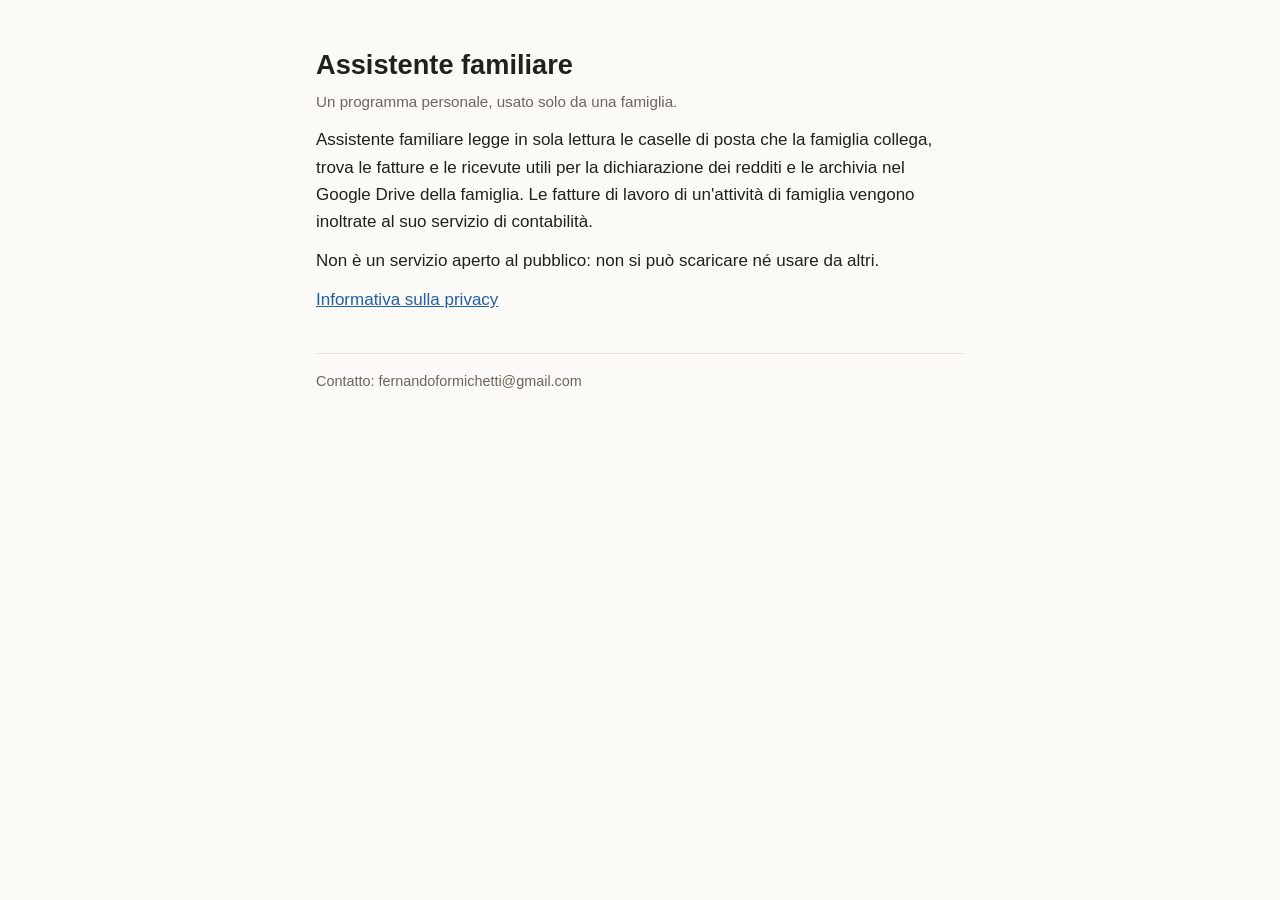
<file: index.html>
<!doctype html>
<html lang="it">
<head>
<meta charset="utf-8">
<meta name="viewport" content="width=device-width, initial-scale=1">
<title>Assistente familiare</title>
<link rel="stylesheet" href="stile.css">
</head>
<body>
<main>
<h1>Assistente familiare</h1>
<p class="nota">Un programma personale, usato solo da una famiglia.</p>

<p>Assistente familiare legge in sola lettura le caselle di posta che la famiglia collega, trova le fatture e le ricevute utili per la dichiarazione dei redditi e le archivia nel Google Drive della famiglia. Le fatture di lavoro di un'attività di famiglia vengono inoltrate al suo servizio di contabilità.</p>

<p>Non è un servizio aperto al pubblico: non si può scaricare né usare da altri.</p>

<p><a href="privacy.html">Informativa sulla privacy</a></p>

<footer>Contatto: fernandoformichetti@gmail.com</footer>
</main>
</body>
</html>
</file>
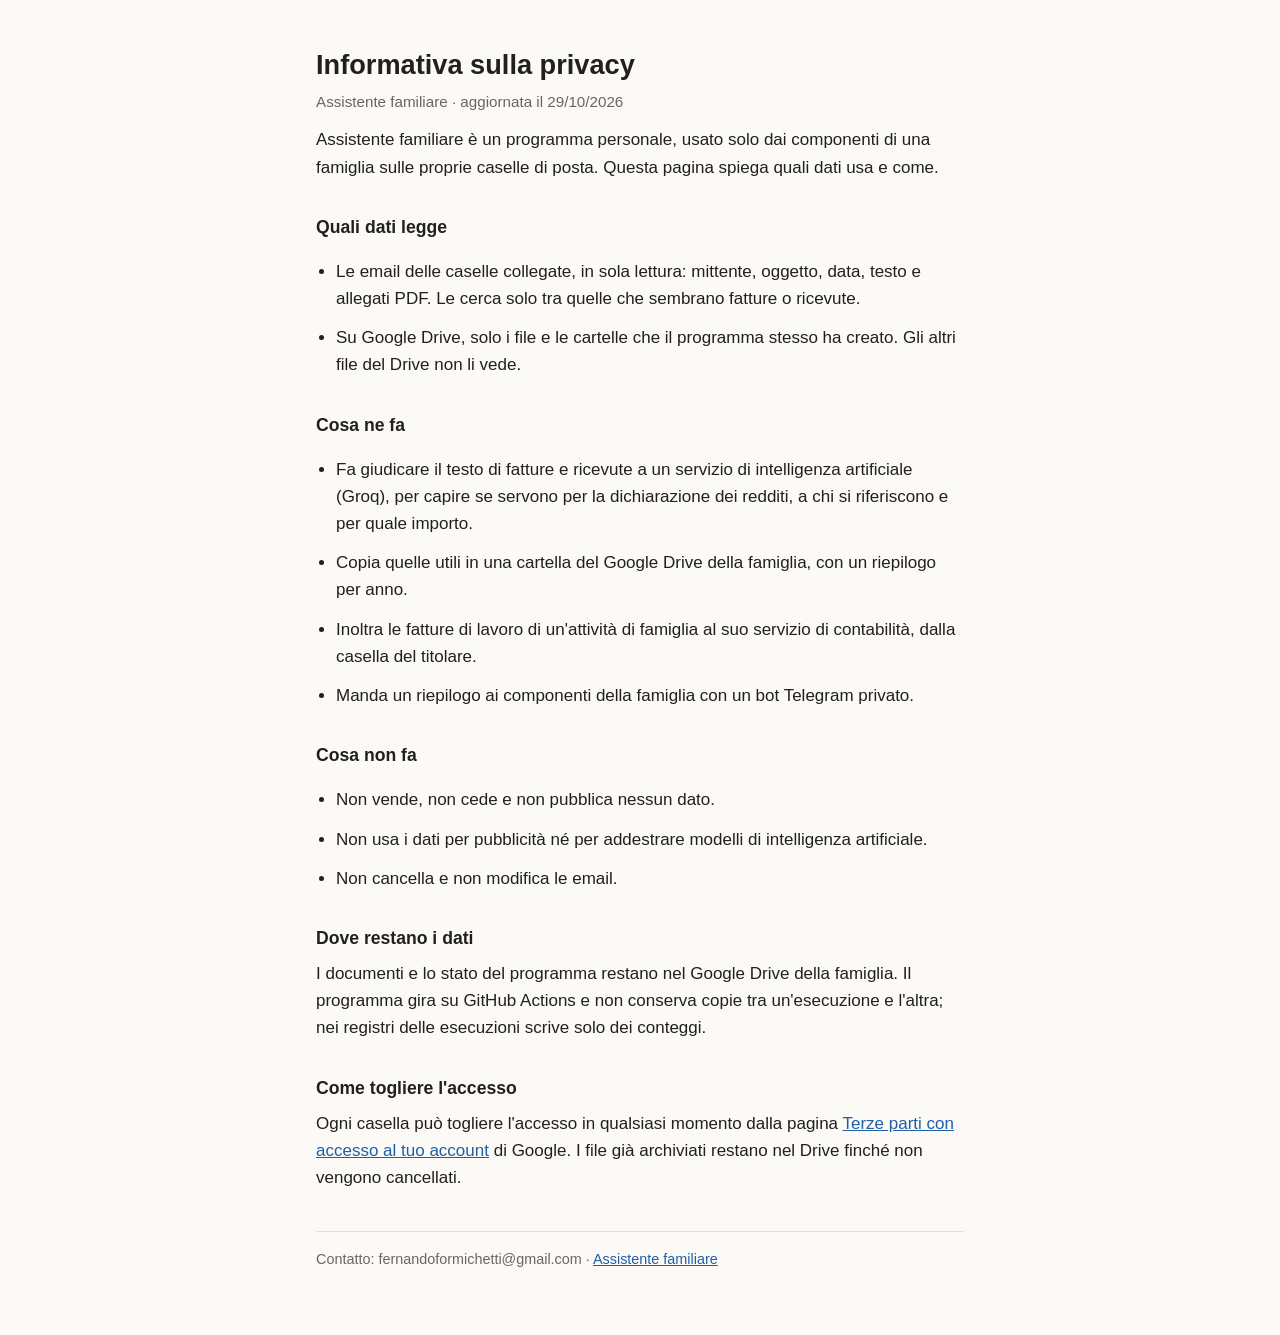
<file: privacy.html>
<!doctype html>
<html lang="it">
<head>
<meta charset="utf-8">
<meta name="viewport" content="width=device-width, initial-scale=1">
<title>Privacy · Assistente familiare</title>
<link rel="stylesheet" href="stile.css">
</head>
<body>
<main>
<h1>Informativa sulla privacy</h1>
<p class="nota">Assistente familiare · aggiornata il 29/10/2026</p>

<p>Assistente familiare è un programma personale, usato solo dai componenti di una famiglia sulle proprie caselle di posta. Questa pagina spiega quali dati usa e come.</p>

<h2>Quali dati legge</h2>
<ul>
<li>Le email delle caselle collegate, in sola lettura: mittente, oggetto, data, testo e allegati PDF. Le cerca solo tra quelle che sembrano fatture o ricevute.</li>
<li>Su Google Drive, solo i file e le cartelle che il programma stesso ha creato. Gli altri file del Drive non li vede.</li>
</ul>

<h2>Cosa ne fa</h2>
<ul>
<li>Fa giudicare il testo di fatture e ricevute a un servizio di intelligenza artificiale (Groq), per capire se servono per la dichiarazione dei redditi, a chi si riferiscono e per quale importo.</li>
<li>Copia quelle utili in una cartella del Google Drive della famiglia, con un riepilogo per anno.</li>
<li>Inoltra le fatture di lavoro di un'attività di famiglia al suo servizio di contabilità, dalla casella del titolare.</li>
<li>Manda un riepilogo ai componenti della famiglia con un bot Telegram privato.</li>
</ul>

<h2>Cosa non fa</h2>
<ul>
<li>Non vende, non cede e non pubblica nessun dato.</li>
<li>Non usa i dati per pubblicità né per addestrare modelli di intelligenza artificiale.</li>
<li>Non cancella e non modifica le email.</li>
</ul>

<h2>Dove restano i dati</h2>
<p>I documenti e lo stato del programma restano nel Google Drive della famiglia. Il programma gira su GitHub Actions e non conserva copie tra un'esecuzione e l'altra; nei registri delle esecuzioni scrive solo dei conteggi.</p>

<h2>Come togliere l'accesso</h2>
<p>Ogni casella può togliere l'accesso in qualsiasi momento dalla pagina <a href="https://myaccount.google.com/connections">Terze parti con accesso al tuo account</a> di Google. I file già archiviati restano nel Drive finché non vengono cancellati.</p>

<footer>Contatto: fernandoformichetti@gmail.com · <a href="index.html">Assistente familiare</a></footer>
</main>
</body>
</html>
</file>
<file: stile.css>
:root { --sfondo: #fbfaf7; --testo: #22201c; --tenue: #6b665d; --link: #1f5fa8; --riga: #e4e0d8; }
@media (prefers-color-scheme: dark) {
  :root { --sfondo: #1b1a18; --testo: #ece8e1; --tenue: #a39d92; --link: #8cb8ec; --riga: #34312c; }
}
* { box-sizing: border-box; }
body { margin: 0; background: var(--sfondo); color: var(--testo);
       font: 17px/1.6 -apple-system, BlinkMacSystemFont, "Segoe UI", Roboto, sans-serif; }
main { max-width: 680px; margin: 0 auto; padding: 48px 16px 64px; }
h1 { font-size: 1.7rem; line-height: 1.25; margin: 0 0 8px; }
h2 { font-size: 1.1rem; margin: 32px 0 8px; }
p, li { margin: 0 0 12px; }
ul { padding-left: 20px; }
a { color: var(--link); }
.nota { color: var(--tenue); font-size: .95rem; }
footer { margin-top: 40px; padding-top: 16px; border-top: 1px solid var(--riga); color: var(--tenue); font-size: .9rem; }
</file>
